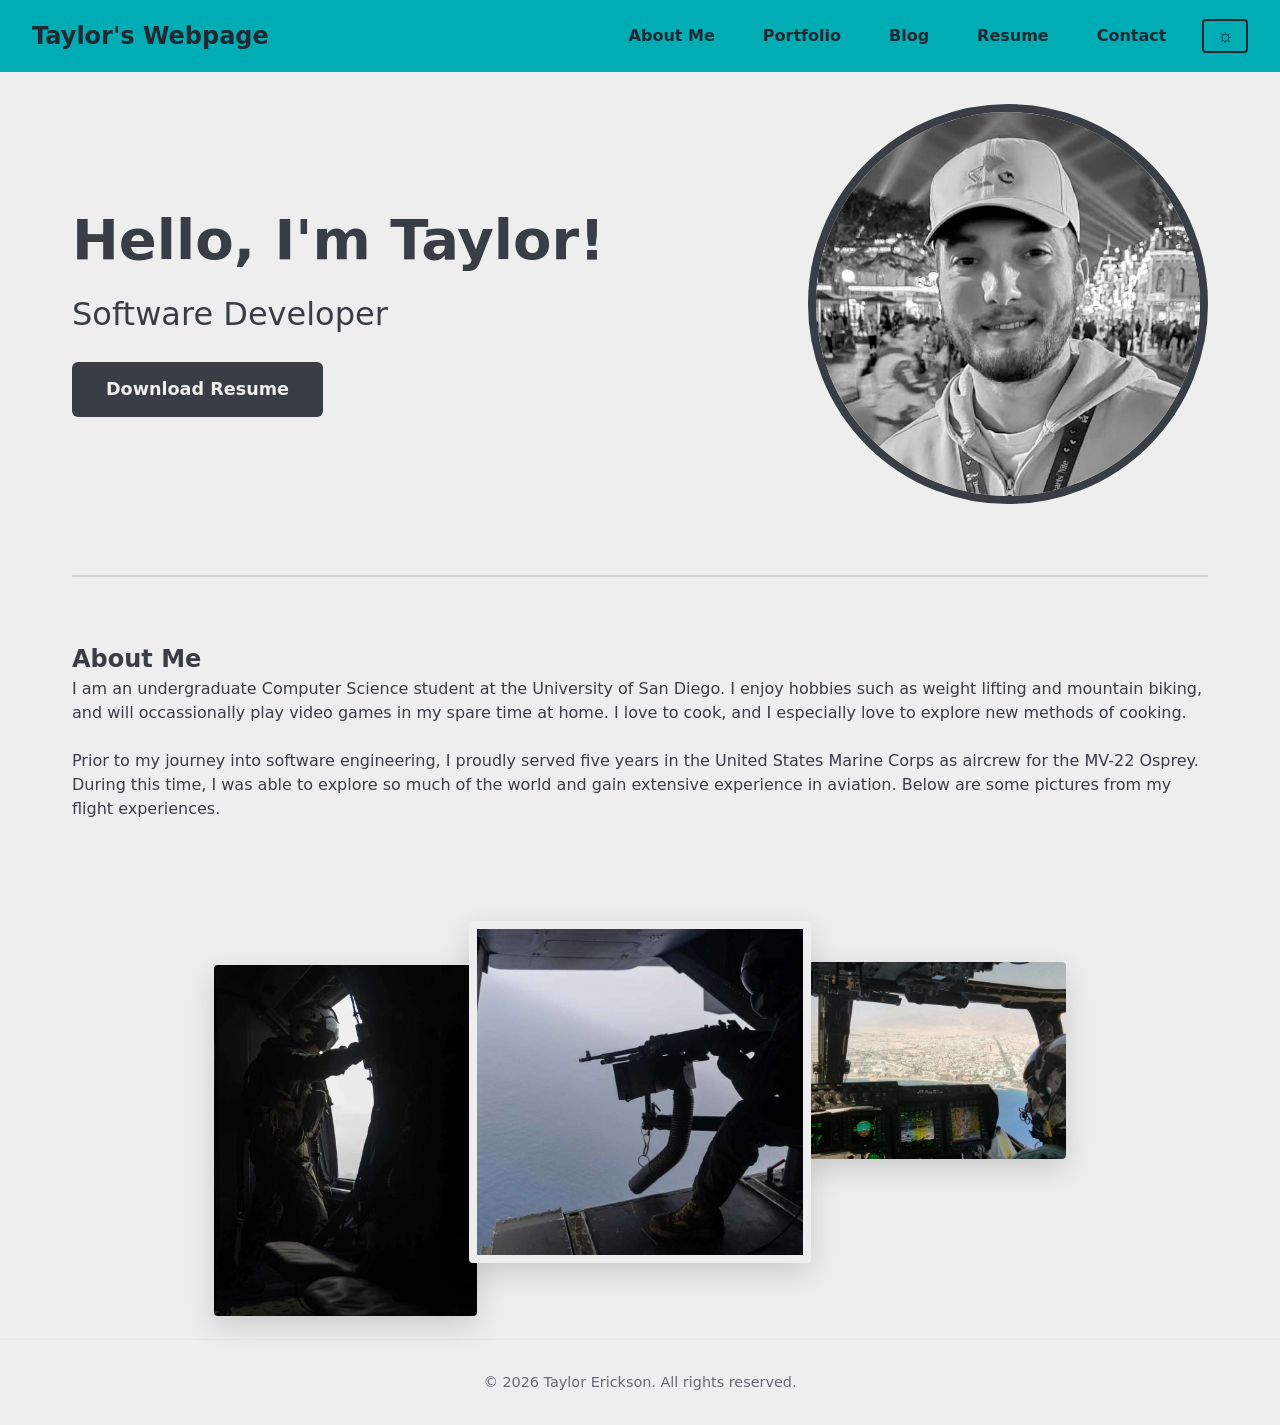
<file: Components/Pages/index.html>
<!DOCTYPE html>
<html lang = "en">
    <head>
        <meta charset = "utf-8"/>
        <meta
            name="description"
            content="This is a personal portfolio page intended for job search purposes"/> 
        <meta 
            name="viewport" 
            content="width=device-width, initial-scale=1.0">    
        <title>Taylor Erickson - Portfolio Website</title>
        <link href="index.css" rel="stylesheet">
        
        <script src="theme-toggle.js" defer></script>

        <script>
            (function () {
                const savedTheme = localStorage.getItem('theme');
                if (savedTheme === 'dark') {
                    document.documentElement.setAttribute('data-theme', 'dark');
                } else if (savedTheme === 'light') {
                    document.documentElement.setAttribute('data-theme', 'light');
                }
            })();
        </script>

    </head>
    <body>    
        <header>
            <h1>Taylor's Webpage</h1>

            <nav>
                <a href="index.html">About Me</a>
                <a href="portfolio.html">Portfolio</a>
                <a href="blog.html">Blog</a>
                <a href="resume.html">Resume</a>
                <a href="contact.html">Contact</a>
                <theme-toggle></theme-toggle>
            </nav>
        </header>
        <main>
            <section class="hero-container">
                <div class="intro">
                    <h2>Hello, I'm Taylor!</h2>
                    <p>Software Developer</p>
                    <nav>
                        <a class="resume-btn" href="../../Lockheed Martin Resume.pdf" download="Taylor_Erickson_Resume.pdf">Download Resume</a>
                    </nav>
                </div>
                
                <picture>
                    <img src="Images/intro_img.jpg" alt="Taylor Erickson smiling in front of a brightly lit amusement park backdrop." class="personal-image">
                </picture>
            </section>

            <section class="about-me-section" id="about">
                <div class="about-text-container">
                    <h2>About Me</h2>
                    <p>
                        I am an undergraduate Computer Science student at the University of San Diego. I enjoy hobbies such
                        as weight lifting and mountain biking, and will occassionally play video games in my spare time at home.
                        I love to cook, and I especially love to explore new methods of cooking.
                    </p>
                   
                    <p>
                        Prior to my journey into software engineering, I proudly served five years in the United States Marine Corps
                        as aircrew for the MV-22 Osprey.  During this time, I was able to explore so much of the world and gain 
                        extensive experience in aviation.  Below are some pictures from my flight experiences.
                    </p>
                </div>

                <div class="military-gallery">
                    <picture class="img-left">
                        <img src="../Images/Main-Left-Image.jpg" alt="Description of first military experience photo.">
                    </picture>
                    <picture class="img-center">
                        <img src="../Images/Main-Center-Image.jpg" alt="Description of center military experience photo.">
                    </picture>
                    <picture class="img-right">
                        <img src="../Images/Main-Right-image.jpg" alt="Description of third military experience photo.">
                    </picture>
                </div>
            </section>
        </main>

        <footer>
            <p>&copy; 2026 Taylor Erickson. All rights reserved.</p>
        </footer>

    </body>
</html>
</file>
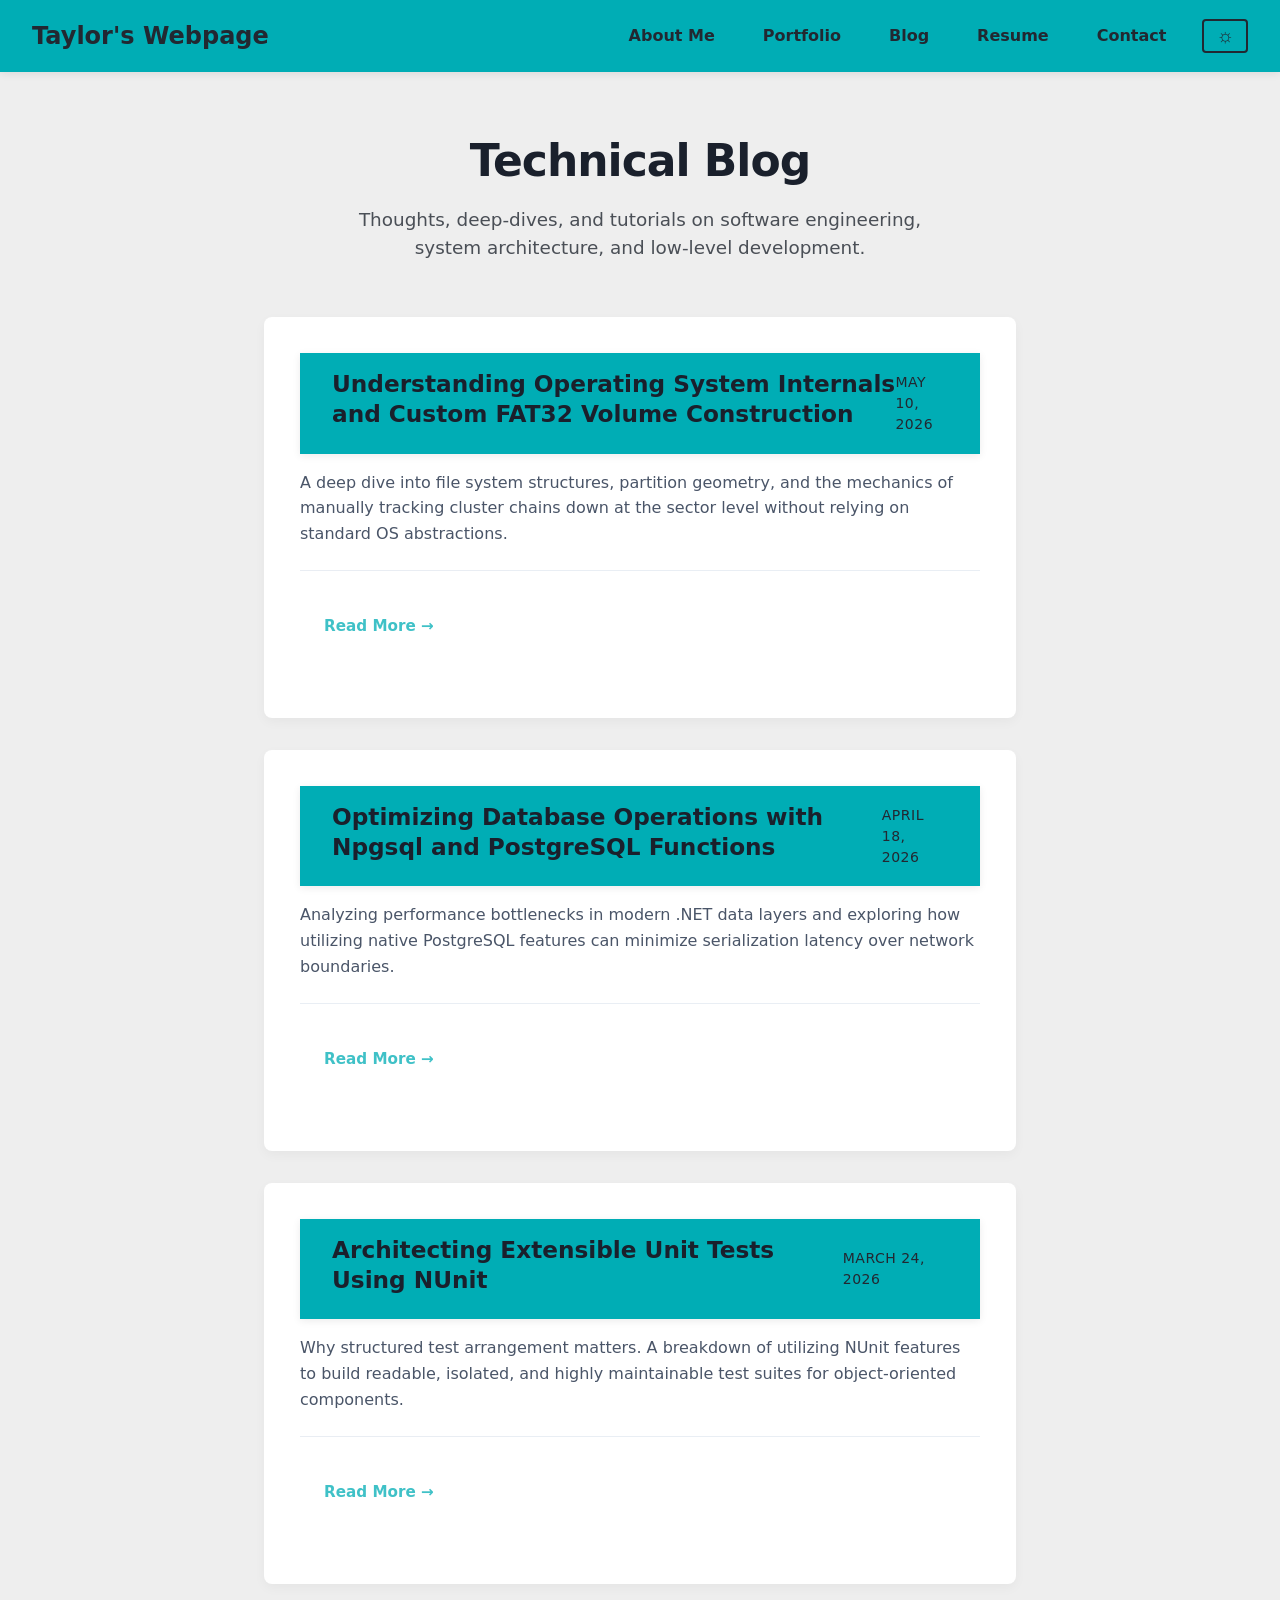
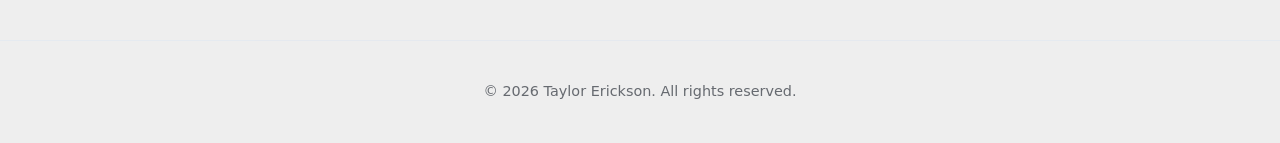
<file: Components/Pages/blog.html>
<!DOCTYPE html>
<html lang="en">
<head>
    <meta charset="UTF-8">
    <meta name="viewport" content="width=device-width, initial-scale=1.0">
    <title>Blog - Taylor Erickson</title>
    <link href="blog.css" rel="stylesheet">
    <script src="theme-toggle.js" defer></script>

     <script>
            (function () {
                const savedTheme = localStorage.getItem('theme');
                if (savedTheme === 'dark') {
                    document.documentElement.setAttribute('data-theme', 'dark');
                } else if (savedTheme === 'light') {
                    document.documentElement.setAttribute('data-theme', 'light');
                }
            })();
    </script>
</head>
<body>    
    <header>
        <h1>Taylor's Webpage</h1>
        <nav>
            <a href="index.html">About Me</a>
            <a href="portfolio.html">Portfolio</a>
            <a href="blog.html">Blog</a>
            <a href="resume.html">Resume</a>
            <a href="contact.html">Contact</a>
            <theme-toggle></theme-toggle>
        </nav>
    </header>

    <main>
        <section class="blog-intro">
            <h1>Technical Blog</h1>
            <p>Thoughts, deep-dives, and tutorials on software engineering, system architecture, and low-level development.</p>
        </section>

        <section class="blog-feed">
            <h2 class="sr-only">Recent Articles</h2>

            <article class="blog-card">
                <header class="post-header">
                    <h2>Understanding Operating System Internals and Custom FAT32 Volume Construction</h2>
                    <time datetime="2026-05-10">May 10, 2026</time>
                </header>
                <p>A deep dive into file system structures, partition geometry, and the mechanics of manually tracking cluster chains down at the sector level without relying on standard OS abstractions.</p>
                <footer class="post-footer">
                    <a href="blog/fat32-internals.html" aria-label="Read full article on FAT32 internals">Read More &rarr;</a>
                </footer>
            </article>

            <article class="blog-card">
                <header class="post-header">
                    <h2>Optimizing Database Operations with Npgsql and PostgreSQL Functions</h2>
                    <time datetime="2026-04-18">April 18, 2026</time>
                </header>
                <p>Analyzing performance bottlenecks in modern .NET data layers and exploring how utilizing native PostgreSQL features can minimize serialization latency over network boundaries.</p>
                <footer class="post-footer">
                    <a href="blog/npgsql-optimization.html" aria-label="Read full article on Npgsql optimization">Read More &rarr;</a>
                </footer>
            </article>

            <article class="blog-card">
                <header class="post-header">
                    <h2>Architecting Extensible Unit Tests Using NUnit</h2>
                    <time datetime="2026-03-24">March 24, 2026</time>
                </header>
                <p>Why structured test arrangement matters. A breakdown of utilizing NUnit features to build readable, isolated, and highly maintainable test suites for object-oriented components.</p>
                <footer class="post-footer">
                    <a href="blog/nunit-architecture.html" aria-label="Read full article on NUnit architecture">Read More &rarr;</a>
                </footer>
            </article>
        </section>
    </main>

    <footer>
        <p>&copy; 2026 Taylor Erickson. All rights reserved.</p>
    </footer>
</body>
</html>
</file>
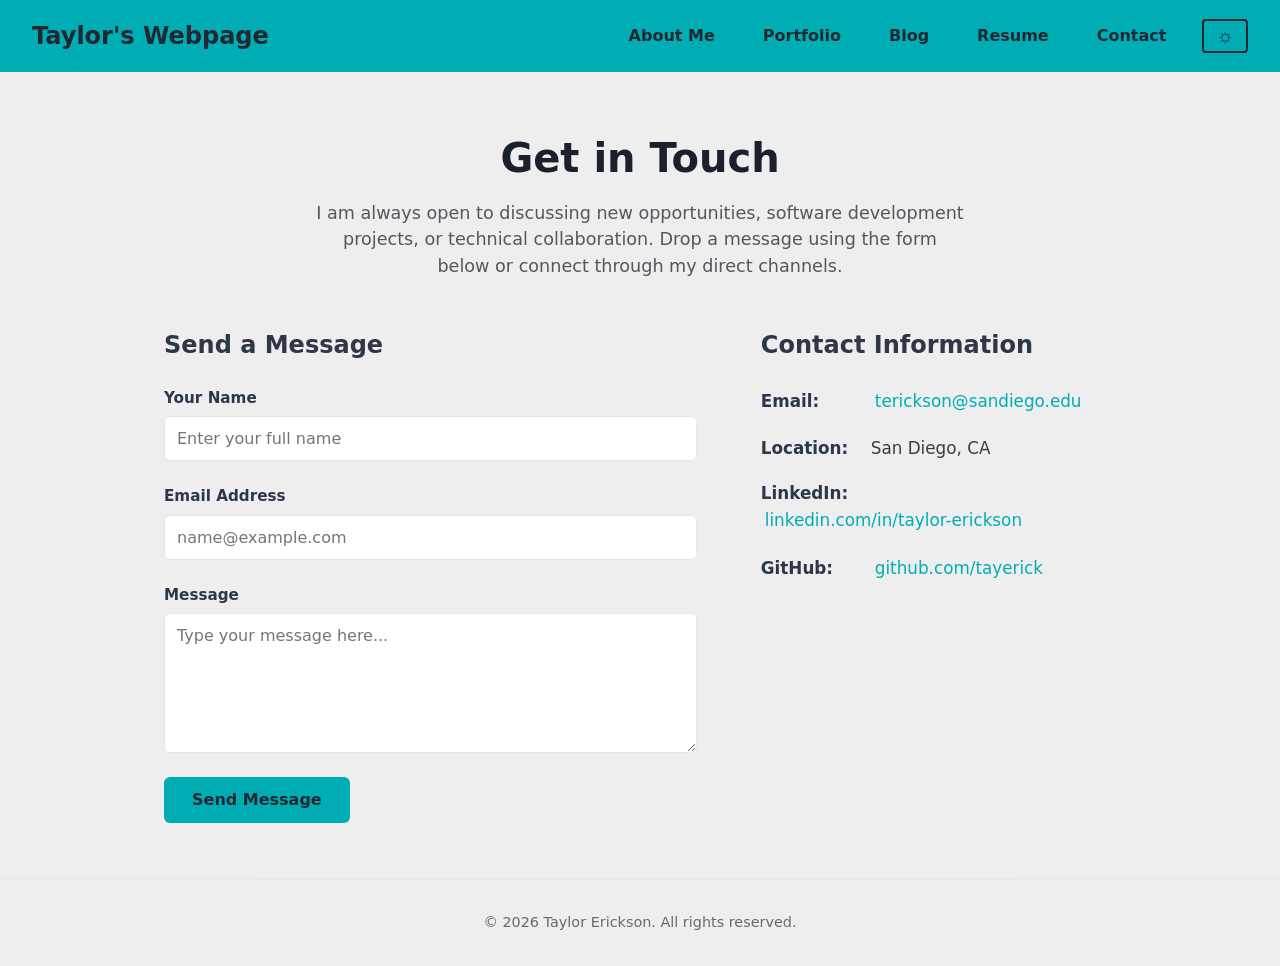
<file: Components/Pages/contact.html>
<!DOCTYPE html>
<html lang="en">
<head>
    <meta charset="UTF-8">
    <meta name="viewport" content="width=device-width, initial-scale=1.0">
    <title>Contact - Taylor Erickson</title>
    <link href="contact.css" rel="stylesheet">
    <script src="theme-toggle.js" defer></script>
    <script>
        (function () {
            const savedTheme = localStorage.getItem('theme');
            if (savedTheme === 'dark') {
                document.documentElement.setAttribute('data-theme', 'dark');
            } else if (savedTheme === 'light') {
                document.documentElement.setAttribute('data-theme', 'light');
            }
        })();
    </script>
</head>
<body>

    <header>
        <h1>Taylor's Webpage</h1>
        <nav>
            <a href="index.html">About Me</a>
            <a href="portfolio.html">Portfolio</a>
            <a href="blog.html">Blog</a>
            <a href="resume.html">Resume</a>
            <a href="contact.html">Contact</a>
            <theme-toggle></theme-toggle>
        </nav>
    </header>

    <main>
        <section class="contact-heading">
            <h1>Get in Touch</h1>
            <p>I am always open to discussing new opportunities, software development projects, or technical collaboration. Drop a message using the form below or connect through my direct channels.</p>
        </section>

        <div class="contact-grid">
            <section class="contact-form-container">
                <h2>Send a Message</h2>
                <form action="https://formspree.io/f/mlgvdwno" method="POST">
                    <label for="user-name">Your Name</label>
                    <input type="text" id="user-name" name="name" required placeholder="Enter your full name">

                    <label for="user-email">Email Address</label>
                    <input type="email" id="user-email" name="email" required placeholder="name@example.com">

                    <label for="user-msg">Message</label>
                    <textarea id="user-msg" name="message" required rows="6" placeholder="Type your message here..."></textarea>

                    <button type="submit">Send Message</button>
                </form>
            </section>

            <section class="contact-methods">
                <h2>Contact Information</h2>
               <address>
                    <ul>
                        <li>
                            <strong>Email:</strong> 
                            <a href="mailto:terickson@sandiego.edu?subject=Project%20Inquiry%20-%20Portfolio">
                                terickson@sandiego.edu
                            </a>
                        </li>
                        <li>
                            <strong>Location:</strong> San Diego, CA
                        </li>
                        <li>
                            <strong>LinkedIn:</strong> 
                            <a href="https://www.linkedin.com/in/taylor-erickson-229a863a9/" target="_blank" rel="noopener noreferrer">
                                linkedin.com/in/taylor-erickson
                            </a>
                        </li>
                        <li>
                            <strong>GitHub:</strong> 
                            <a href="https://github.com/tayerick" target="_blank" rel="noopener noreferrer">
                                github.com/tayerick
                            </a>
                        </li>
                    </ul>
                </address>
            </section>
        </div>
    </main>

    <footer>
        <p>&copy; 2026 Taylor Erickson. All rights reserved.</p>
    </footer>

</body>
</html>
</file>
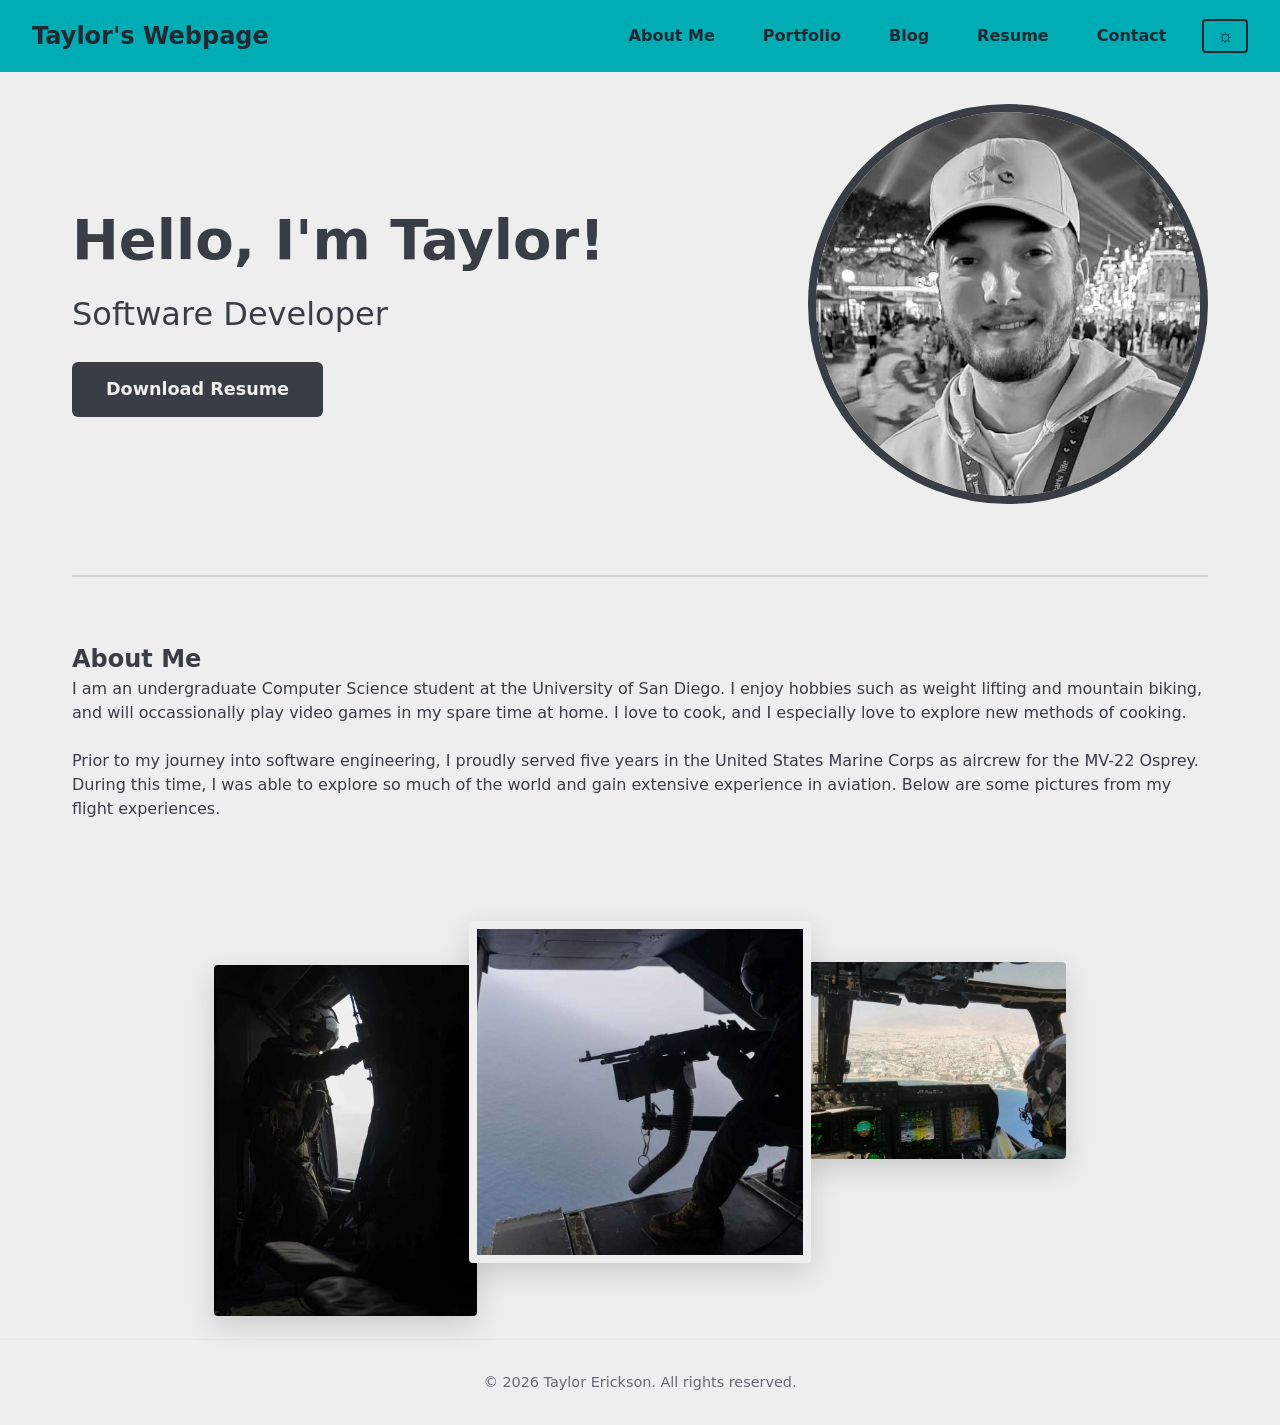
<file: Components/Pages/Main.html>
<!DOCTYPE html>
<html lang = "en">
    <head>
        <meta charset = "utf-8"/>
        <meta
            name="description"
            content="This is a personal portfolio page intended for job search purposes"/> 
        <meta 
            name="viewport" 
            content="width=device-width, initial-scale=1.0">    
        <title>Taylor Erickson - Portfolio Website</title>
        <link href="Main.css" rel="stylesheet">
        
        <script src="theme-toggle.js" defer></script>

        <script>
            (function () {
                const savedTheme = localStorage.getItem('theme');
                if (savedTheme === 'dark') {
                    document.documentElement.setAttribute('data-theme', 'dark');
                } else if (savedTheme === 'light') {
                    document.documentElement.setAttribute('data-theme', 'light');
                }
            })();
        </script>

    </head>
    <body>    
        <header>
            <h1>Taylor's Webpage</h1>

            <nav>
                <a href="Main.html">About Me</a>
                <a href="portfolio.html">Portfolio</a>
                <a href="blog.html">Blog</a>
                <a href="resume.html">Resume</a>
                <a href="contact.html">Contact</a>
                <theme-toggle></theme-toggle>
            </nav>
        </header>
        <main>
            <section class="hero-container">
                <div class="intro">
                    <h2>Hello, I'm Taylor!</h2>
                    <p>Software Developer</p>
                    <nav>
                        <a class="resume-btn" href="../../Lockheed Martin Resume.pdf" download="Taylor_Erickson_Resume.pdf">Download Resume</a>
                    </nav>
                </div>
                
                <picture>
                    <img src="../Images/intro_img.jpg" alt="Taylor Erickson smiling in front of a brightly lit amusement park backdrop." class="personal-image">
                </picture>
            </section>

            <section class="about-me-section" id="about">
                <div class="about-text-container">
                    <h2>About Me</h2>
                    <p>
                        I am an undergraduate Computer Science student at the University of San Diego. I enjoy hobbies such
                        as weight lifting and mountain biking, and will occassionally play video games in my spare time at home.
                        I love to cook, and I especially love to explore new methods of cooking.
                    </p>
                   
                    <p>
                        Prior to my journey into software engineering, I proudly served five years in the United States Marine Corps
                        as aircrew for the MV-22 Osprey.  During this time, I was able to explore so much of the world and gain 
                        extensive experience in aviation.  Below are some pictures from my flight experiences.
                    </p>
                </div>

                <div class="military-gallery">
                    <picture class="img-left">
                        <img src="../Images/Main-Left-Image.jpg" alt="Description of first military experience photo.">
                    </picture>
                    <picture class="img-center">
                        <img src="../Images/Main-Center-Image.jpg" alt="Description of center military experience photo.">
                    </picture>
                    <picture class="img-right">
                        <img src="../Images/Main-Right-image.jpg" alt="Description of third military experience photo.">
                    </picture>
                </div>
            </section>
        </main>

        <footer>
            <p>&copy; 2026 Taylor Erickson. All rights reserved.</p>
        </footer>

    </body>
</html>
</file>
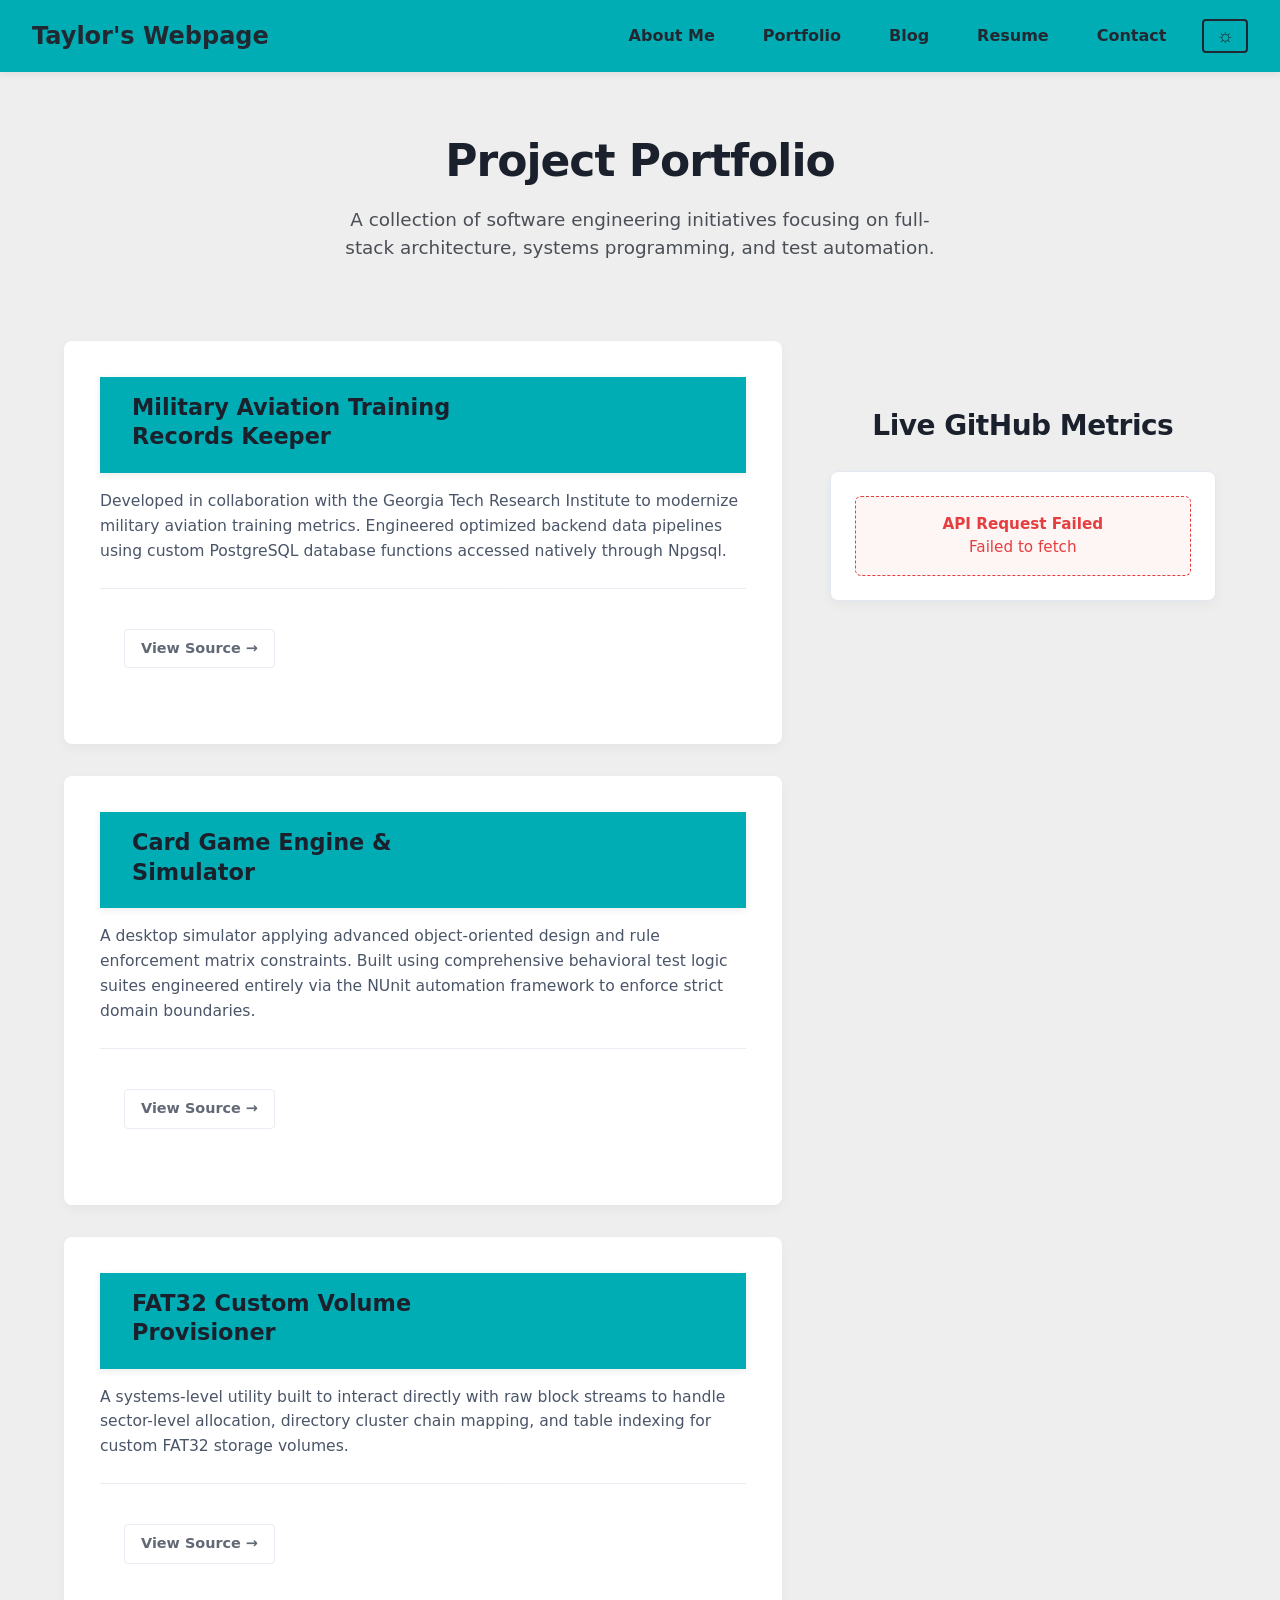
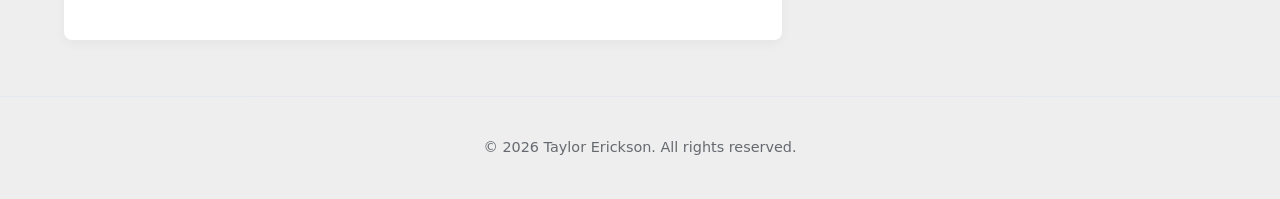
<file: Components/Pages/portfolio.html>
<!DOCTYPE html>
<html lang="en">
<head>
    <meta charset="UTF-8">
    <meta name="viewport" content="width=device-width, initial-scale=1.0">
    <title>Portfolio - Taylor Erickson</title>
    
    <script>
        (function () {
            const savedTheme = localStorage.getItem('theme');
            if (savedTheme === 'dark') document.documentElement.setAttribute('data-theme', 'dark');
            else if (savedTheme === 'light') document.documentElement.setAttribute('data-theme', 'light');
        })();
    </script>

    <link href="portfolio.css" rel="stylesheet">
    <script src="theme-toggle.js" defer></script>
    <script src="github-card.js" defer></script>
</head>
<body>    
    <header>
        <h1>Taylor's Webpage</h1>
        <nav>
            <a href="index.html">About Me</a>
            <a href="portfolio.html">Portfolio</a>
            <a href="blog.html">Blog</a>
            <a href="resume.html">Resume</a>
            <a href="contact.html">Contact</a>
            <theme-toggle></theme-toggle>
        </nav>
    </header>

    <main>
        <section class="portfolio-intro">
            <h1>Project Portfolio</h1>
            <p>A collection of software engineering initiatives focusing on full-stack architecture, systems programming, and test automation.</p>
        </section>

        <section class="portfolio-grid">
            <h2 class="sr-only">Featured Projects</h2>

            <article class="project-card">
                <header class="project-header">
                    <h2>Military Aviation Training Records Keeper</h2>
                    <p class="project-meta">C# &bull; .NET (Blazor) &bull; PostgreSQL &bull; Npgsql</p>
                </header>
                <p class="project-description">
                    Developed in collaboration with the Georgia Tech Research Institute to modernize military aviation training metrics. Engineered optimized backend data pipelines using custom PostgreSQL database functions accessed natively through Npgsql.
                </p>
                <footer class="project-links">
                    <a href="https://github.com/YOUR-USERNAME/records-keeper" target="_blank" rel="noopener noreferrer" aria-label="View Records Keeper project source code on GitHub">View Source &rarr;</a>
                </footer>
            </article>

            <article class="project-card">
                <header class="project-header">
                    <h2>Card Game Engine & Simulator</h2>
                    <p class="project-meta">Java &bull; NUnit Testing Framework</p>
                </header>
                <p class="project-description">
                    A desktop simulator applying advanced object-oriented design and rule enforcement matrix constraints. Built using comprehensive behavioral test logic suites engineered entirely via the NUnit automation framework to enforce strict domain boundaries.
                </p>
                <footer class="project-links">
                    <a href="https://github.com/YOUR-USERNAME/card-simulator" target="_blank" rel="noopener noreferrer" aria-label="View Card Game Simulator source code on GitHub">View Source &rarr;</a>
                </footer>
            </article>

            <article class="project-card">
                <header class="project-header">
                    <h2>FAT32 Custom Volume Provisioner</h2>
                    <p class="project-meta">C &bull; Operating System Internals</p>
                </header>
                <p class="project-description">
                    A systems-level utility built to interact directly with raw block streams to handle sector-level allocation, directory cluster chain mapping, and table indexing for custom FAT32 storage volumes.
                </p>
                <footer class="project-links">
                    <a href="https://github.com/YOUR-USERNAME/fat32-provisioner" target="_blank" rel="noopener noreferrer" aria-label="View FAT32 volume provisioner source code on GitHub">View Source &rarr;</a>
                </footer>
            </article>
        </section>

        <section class="api-demonstration">
            <h2 style="text-align: center; margin-top: 4rem; margin-bottom: 0.5rem; font-size: 1.75rem;">Live GitHub Metrics</h2>
            
            <github-user-card username="tayerick">
                <p style="text-align: center; font-style: italic; margin: 1.5rem 0;">
                    View my live network metrics on <a href="https://github.com/tayerick" target="_blank" rel="noopener noreferrer" style="color: var(--color-header);">GitHub Profile Overview</a>.
                </p>
            </github-user-card>
        </section>
    </main>

    <footer>
        <p>&copy; 2026 Taylor Erickson. All rights reserved.</p>
    </footer>
</body>
</html>
</file>
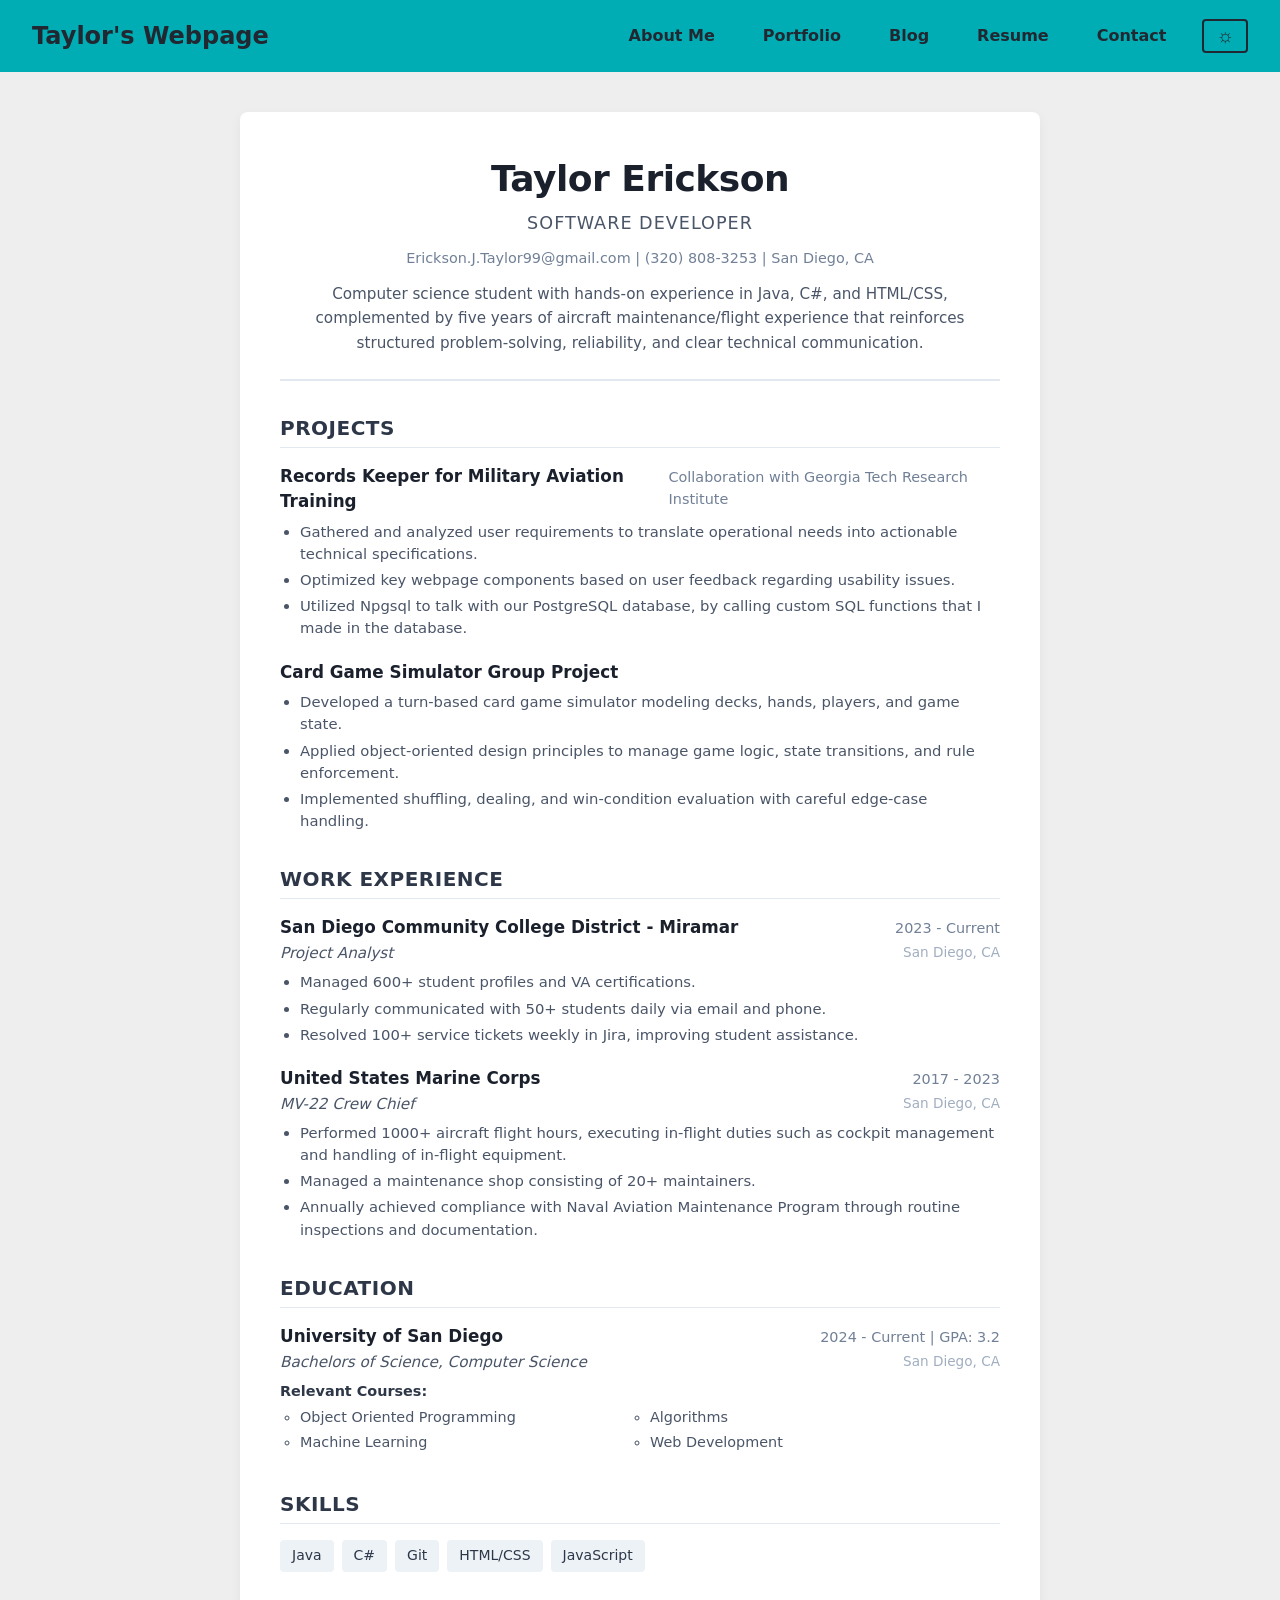
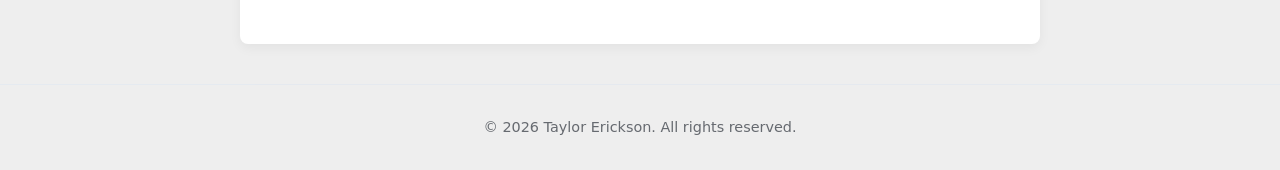
<file: Components/Pages/resume.html>
<!DOCTYPE html>
<html lang="en">
<head>
    <meta charset="UTF-8">
    <meta name="viewport" content="width=device-width, initial-scale=1.0">
    <title>Resume - Taylor Erickson</title> 
    <link href="resume.css" rel="stylesheet">

    <script src="theme-toggle.js" defer></script>

     <script>
            (function () {
                const savedTheme = localStorage.getItem('theme');
                if (savedTheme === 'dark') {
                    document.documentElement.setAttribute('data-theme', 'dark');
                } else if (savedTheme === 'light') {
                    document.documentElement.setAttribute('data-theme', 'light');
                }
            })();
    </script>
</head>
<body>

    <header>
        <h1>Taylor's Webpage</h1>
        <nav>
            <a href="index.html">About Me</a>
            <a href="portfolio.html">Portfolio</a>
            <a href="blog.html">Blog</a>
            <a href="resume.html">Resume</a>
            <a href="contact.html">Contact</a>
            <theme-toggle></theme-toggle>
        </nav>
    </header>

    <main class="resume-container">
        <section class="resume-header">
            <h2 class="candidate-name">Taylor Erickson</h2>
            <p class="candidate-title">Software Developer</p>
            <address class="contact-info">
                <a href="mailto:Erickson.J.Taylor99@gmail.com">Erickson.J.Taylor99@gmail.com</a> |
                <a href="tel:+13208083253">(320) 808-3253</a> |
                <span>San Diego, CA</span>
            </address>
            <p class="summary">
                Computer science student with hands-on experience in Java, C#, and HTML/CSS, 
                complemented by five years of aircraft maintenance/flight experience that reinforces 
                structured problem-solving, reliability, and clear technical communication.
            </p>
        </section>

        <section class="resume-section">
            <h3 class="section-title">Projects</h3>
            
            <article class="resume-item">
                <header class="item-header">
                    <h4 class="item-name">Records Keeper for Military Aviation Training</h4>
                    <small class="item-meta">Collaboration with Georgia Tech Research Institute</small>
                </header>
                <ul class="item-bullets">
                    <li>Gathered and analyzed user requirements to translate operational needs into actionable technical specifications.</li>
                    <li>Optimized key webpage components based on user feedback regarding usability issues.</li>
                    <li>Utilized Npgsql to talk with our PostgreSQL database, by calling custom SQL functions that I made in the database.</li>
                </ul>
            </article>

            <article class="resume-item">
                <header class="item-header">
                    <h4 class="item-name">Card Game Simulator Group Project</h4>
                </header>
                <ul class="item-bullets">
                    <li>Developed a turn-based card game simulator modeling decks, hands, players, and game state.</li>
                    <li>Applied object-oriented design principles to manage game logic, state transitions, and rule enforcement.</li>
                    <li>Implemented shuffling, dealing, and win-condition evaluation with careful edge-case handling.</li>
                </ul>
            </article>
        </section>

        <section class="resume-section">
            <h3 class="section-title">Work Experience</h3>

            <article class="resume-item">
                <header class="item-header">
                    <h4 class="item-name">San Diego Community College District - Miramar</h4>
                    <small class="item-meta">2023 - Current</small>
                </header>
                <p class="item-sub-header">Project Analyst <span class="location">San Diego, CA</span></p>
                <ul class="item-bullets">
                    <li>Managed 600+ student profiles and VA certifications.</li>
                    <li>Regularly communicated with 50+ students daily via email and phone.</li>
                    <li>Resolved 100+ service tickets weekly in Jira, improving student assistance.</li>
                </ul>
            </article>

            <article class="resume-item">
                <header class="item-header">
                    <h4 class="item-name">United States Marine Corps</h4>
                    <small class="item-meta">2017 - 2023</small>
                </header>
                <p class="item-sub-header">MV-22 Crew Chief <span class="location">San Diego, CA</span></p>
                <ul class="item-bullets">
                    <li>Performed 1000+ aircraft flight hours, executing in-flight duties such as cockpit management and handling of in-flight equipment.</li>
                    <li>Managed a maintenance shop consisting of 20+ maintainers.</li>
                    <li>Annually achieved compliance with Naval Aviation Maintenance Program through routine inspections and documentation.</li>
                </ul>
            </article>
        </section>

        <section class="resume-section">
            <h3 class="section-title">Education</h3>
            <article class="resume-item">
                <header class="item-header">
                    <h4 class="item-name">University of San Diego</h4>
                    <small class="item-meta">2024 - Current | GPA: 3.2</small>
                </header>
                <p class="item-sub-header">Bachelors of Science, Computer Science <span class="location">San Diego, CA</span></p>
                
                <section class="courses-section">
                    <h5 class="courses-title">Relevant Courses:</h5>
                    <ul class="courses-list">
                        <li>Object Oriented Programming</li>
                        <li>Algorithms</li>
                        <li>Machine Learning</li>
                        <li>Web Development</li>
                    </ul>
                </section>
            </article>
        </section>

        <section class="resume-section">
            <h3 class="section-title">Skills</h3>
            <ul class="skills-list">
                <li>Java</li>
                <li>C#</li>
                <li>Git</li>
                <li>HTML/CSS</li>
                <li>JavaScript</li>
            </ul>
        </section>
    </main>

    <footer>
        <p>&copy; 2026 Taylor Erickson. All rights reserved.</p>
    </footer>


</body>
</html>
</file>
<file: Components/Pages/index.css>
@import url("root.css");

* {
    margin: 0;
    padding: 0;
    box-sizing: border-box; 
}

body {
    background-color: var(--color-bg);
    color: var(--color-txt);
    font-family: system-ui, -apple-system, sans-serif; 
    line-height: 1.5; 
    transition: background-color 0.3s ease, color 0.3s ease;
}

header {
    position: sticky;
    top: 0;
    z-index: 100;
    display: flex;
    justify-content: space-between; 
    align-items: center;
    background-color: var(--color-header);
    color: var(--color-txt-header);
    padding: 1rem 2rem;
}

header h1 {
    font-size: 1.5rem;
}

header nav {
    display: flex;
    align-items: center; 
    gap: 1.5rem; 
}

header nav a {
    color: var(--color-txt-header);
    text-decoration: none;
    font-weight: 600;
    font-size: 1rem;
    padding: 0.5rem 0.75rem;
    border-radius: 4px;
    transition: background-color 0.2s ease;
}

header nav a:hover, header nav a:focus {
    background-color: rgba(34, 40, 49, 0.1); 
    outline: 2px solid var(--color-txt-header);
}

.theme-indicator {
    display: inline-flex;
    align-items: center;
    justify-content: center;
    padding: 0.5rem;
    font-size: 1.3rem;
    font-weight: bold;
    margin-left: 0.5rem; 
}

.theme-indicator::before {
    content: var(--theme-symbol);
    color: var(--theme-symbol-color);
    transition: color 0.3s ease; 
}

main {
    display: block; 
    max-width: 1200px;             
    margin: 0 auto;                
    padding: 2rem; 
}

.hero-container {
    display: flex;                 
    align-items: center;           
    justify-content: space-between; 
    flex-wrap: wrap; 
    gap: 2rem;   
    padding-bottom: 4rem;               
}

.intro {
    flex: 1;
    min-width: 300px; 
}

.intro h2 {
    font-size: clamp(2rem, 4vw + 1rem, 3.5rem); 
    font-weight: 700;
    color: var(--color-txt);
    margin-bottom: 0.5rem;
}

.intro p {
    font-size: clamp(1.25rem, 2vw + 1rem, 2rem);
    font-weight: 500;
    margin-bottom: 1.5rem;
}

picture {
    flex-shrink: 0;             
}

.personal-image {
    width: 400px;                  
    height: 400px;                  
    border-radius: 50%;             
    border: .5rem solid var(--color-txt);    
    object-fit: cover;            
}

.intro nav {
    display: flex;
    gap: 1rem; 
}

.intro nav a {
    display: inline-flex;
    align-items: center;
    justify-content: center;
    text-align: center;
    text-decoration: none;
    padding: 0.75rem 2rem;
    min-height: 3rem; 
    border-radius: 6px; 
    font-size: 1.1rem; 
    font-weight: 600;
    background-color: var(--color-txt);
    color: var(--color-bg);
    border: 2px solid transparent;
    transition: all 0.2s ease;
}

.intro nav a:hover, .intro nav a:focus {
    background-color: var(--color-bg);
    color: var(--color-header);
    border-color: var(--color-header);
    outline: none;
}


.about-me-section {
    display: flex;
    flex-direction: column;
    gap: 4rem;
    padding-top: 4rem;
    border-top: 2px solid rgba(57, 62, 70, 0.15);
}

.about-text-container p {
    margin-bottom: 1.5rem; 
}

.about-text-container p:last-child {
    margin-bottom: 0;
}

.military-gallery {
    display: grid;
    grid-template-columns: 1fr 1.3fr 1fr; 
    align-items: center;
    gap: 1rem;
    max-width: 900px;
    margin: 2rem auto;
    position: relative;
}

.military-gallery picture img {
    width: 100%;
    height: auto;
    object-fit: cover;
    box-shadow: 0 10px 30px rgba(0, 0, 0, 0.15); 
    border-radius: 4px; 
    transition: transform 0.3s ease, z-index 0.3s ease;
}

.military-gallery picture img:hover {
    transform: scale(1.03);
    z-index: 10; 
}

.img-left {
    transform: translateY(3rem) translateX(1.5rem);
    z-index: 1;
}
.img-left img {
    aspect-ratio: 3 / 4; 
}

.img-center {
    z-index: 3; 
}
.img-center img {
    aspect-ratio: 1 / 1; 
    border: 0.5rem solid var(--color-bg); 
}

.img-right {
    transform: translateY(-2rem) translateX(-1.5rem);
    z-index: 2;
}
.img-right img {
    aspect-ratio: 4 / 3; 
}

@media (max-width: 768px) {
    .military-gallery {
        grid-template-columns: 1fr; 
        gap: 2rem;
    }
    
    .img-left, .img-center, .img-right {
        transform: none;
    }
    .img-center img {
        border: none;
    }
}

footer {
    text-align: center;
    padding: 2rem 1.5rem;
    margin-top: auto;
    font-size: 0.9rem;
    opacity: 0.75;
    border-top: 1px solid var(--color-border-resume, rgba(0, 0, 0, 0.05));
}
</file>
<file: Components/Pages/blog.css>
@import url("root.css");

* {
    margin: 0;
    padding: 0;
    box-sizing: border-box; 
}

body {
    background-color: var(--color-bg);
    color: var(--color-txt);
    font-family: system-ui, -apple-system, sans-serif; 
    line-height: 1.5; 
    transition: background-color 0.3s ease, color 0.3s ease;
}

header {
    position: sticky;
    top: 0;
    z-index: 10; 
    display: flex;
    justify-content: space-between; 
    align-items: center;
    background-color: var(--color-header);
    color: var(--color-txt-header);
    padding: 1rem 2rem;
    box-shadow: 0 2px 8px rgba(0, 0, 0, 0.08);
}

header h1 {
    font-size: 1.5rem;
}

header nav {
    display: flex;
    align-items: center; 
    gap: 1.5rem; 
}

header nav a {
    color: var(--color-txt-header);
    text-decoration: none;
    font-weight: 600;
    font-size: 1rem;
    padding: 0.5rem 0.75rem;
    border-radius: 4px;
    transition: background-color 0.2s ease;
}

header nav a:hover, header nav a:focus {
    background-color: rgba(34, 40, 49, 0.1); 
    outline: 2px solid var(--color-txt-header);
}

.theme-indicator {
    display: inline-flex;
    align-items: center;
    justify-content: center;
    padding: 0.5rem;
    font-size: 1.3rem;
    font-weight: bold;
    margin-left: 0.5rem; 
}

.theme-indicator::before {
    content: var(--theme-symbol);
    color: var(--theme-symbol-color);
    transition: color 0.3s ease; 
}

main {
    flex: 1;
    width: 100%;
    max-width: 800px;
    margin: 3.5rem auto;
    padding: 0 1.5rem;
    
    position: relative;
    z-index: 1; 
}

.blog-intro {
    text-align: center;
    margin-bottom: 3.5rem;
}

.blog-intro h1 {
    font-size: 2.75rem;
    font-weight: 800;
    letter-spacing: -1px;
    margin-bottom: 0.75rem;
    color: var(--color-title-resume, inherit);
}

.blog-intro p {
    font-size: 1.15rem;
    max-width: 600px;
    margin: 0 auto;
    opacity: 0.9;
}

.blog-feed {
    display: flex;
    flex-direction: column;
    gap: 2rem;
}

.blog-card {
    background-color: var(--color-bg-resume, #ffffff);
    color: var(--color-txt-resume, #2d3748);
    padding: 2.25rem;
    border-radius: 8px;
    box-shadow: 0 4px 12px rgba(0, 0, 0, 0.04);
    transition: background-color 0.3s ease, color 0.3s ease, transform 0.2s ease, box-shadow 0.2s ease;
}

.blog-card:hover {
    transform: translateY(-2px);
    box-shadow: 0 6px 20px rgba(0, 0, 0, 0.07);
}

.post-header {
    margin-bottom: 1rem;
}

.post-header h2 {
    font-size: 1.45rem;
    font-weight: 700;
    line-height: 1.3;
    margin-bottom: 0.5rem;
    color: var(--color-title-resume, #1a202c);
}

time {
    font-size: 0.875rem;
    font-weight: 500;
    text-transform: uppercase;
    letter-spacing: 0.5px;
    color: var(#ffffff);
}


.blog-card p {
    font-size: 1rem;
    line-height: 1.6;
    margin-bottom: 1.5rem;
    color: var(--color-subtitle-resume, #4a5568);
}


.post-footer {
    display: flex;
    justify-content: flex-start;
}

.post-footer a {
    color: var(--color-header, #00adb5);
    text-decoration: none;
    font-weight: 600;
    font-size: 0.95rem;
    transition: color 0.2s ease;
    padding: 0.25rem 0;
}

.post-footer a:hover {
    text-decoration: underline;
    color: var(--color-txt-header);
}

.post-footer a:focus-visible {
    outline: 2px solid var(--color-header);
    outline-offset: 4px;
    border-radius: 2px;
}

.sr-only {
    position: absolute;
    width: 1px;
    height: 1px;
    padding: 0;
    margin: -1px;
    overflow: hidden;
    clip: rect(0, 0, 0, 0);
    white-space: nowrap;
    border: 0;
}


footer {
    text-align: center;
    padding: 2.5rem 1.5rem;
    margin-top: auto;
    font-size: 0.9rem;
    opacity: 0.75;
    border-top: 1px solid var(--color-border-resume, rgba(0, 0, 0, 0.05));
}


@media (max-width: 640px) {
    header {
        flex-direction: column;
        gap: 1rem;
        padding: 1.25rem 1rem;
    }

    header nav {
        flex-wrap: wrap;
        justify-content: center;
        gap: 0.5rem 0.75rem;
    }

    main {
        margin: 2rem auto;
    }

    .blog-intro {
        margin-bottom: 2rem;
        text-align: left;
    }

    .blog-intro h1 {
        font-size: 2.25rem;
    }

    .blog-card {
        padding: 1.5rem;
    }

    .post-header h2 {
        font-size: 1.25rem;
    }
}
</file>
<file: Components/Pages/contact.css>
@import url("root.css");

* {
    margin: 0;
    padding: 0;
    box-sizing: border-box; 
}

body {
    background-color: var(--color-bg);
    color: var(--color-txt);
    font-family: system-ui, -apple-system, sans-serif; 
    line-height: 1.5; 
    transition: background-color 0.3s ease, color 0.3s ease;
}

header {
    position: sticky;
    top: 0;
    z-index: 100;
    display: flex;
    justify-content: space-between; 
    align-items: center;
    background-color: var(--color-header);
    color: var(--color-txt-header);
    padding: 1rem 2rem;
}

header h1 {
    font-size: 1.5rem;
}

header nav {
    display: flex;
    align-items: center; 
    gap: 1.5rem; 
}

header nav a {
    color: var(--color-txt-header);
    text-decoration: none;
    font-weight: 600;
    font-size: 1rem;
    padding: 0.5rem 0.75rem;
    border-radius: 4px;
    transition: background-color 0.2s ease;
}

header nav a:hover, header nav a:focus {
    background-color: rgba(34, 40, 49, 0.1); 
    outline: 2px solid var(--color-txt-header);
}

.theme-indicator {
    display: inline-flex;
    align-items: center;
    justify-content: center;
    padding: 0.5rem;
    font-size: 1.3rem;
    font-weight: bold;
    margin-left: 0.5rem; 
}

.theme-indicator::before {
    content: var(--theme-symbol);
    color: var(--theme-symbol-color);
    transition: color 0.3s ease; 
}

main {
    flex: 1;
    width: 100%;
    max-width: 1000px;
    margin: 3.5rem auto;
    padding: 0 1.5rem;
}

.contact-heading {
    text-align: center;
    margin-bottom: 3rem;
}

.contact-heading h1 {
    font-size: 2.5rem;
    margin-bottom: 0.75rem;
    color: var(--color-title-resume, inherit);
}

.contact-heading p {
    font-size: 1.1rem;
    max-width: 650px;
    margin: 0 auto;
    opacity: 0.85;
}

.contact-grid {
    display: grid;
    grid-template-columns: 1.2fr 0.8fr;
    gap: 4rem;
    align-items: start;
}

.contact-form-container h2,
.contact-methods h2 {
    font-size: 1.5rem;
    margin-bottom: 1.5rem;
    color: var(--color-section-title-resume, inherit);
}

form {
    display: flex;
    flex-direction: column;
}

form label {
    font-size: 0.95rem;
    font-weight: 600;
    margin-bottom: 0.4rem;
    color: var(--color-section-title-resume, inherit);
}

form input,
form textarea {
    font-family: inherit;
    font-size: 1rem;
    padding: 0.75rem;
    margin-bottom: 1.5rem;
    border: 1px solid var(--color-border-resume, #e2e8f0);
    border-radius: 6px;
    background-color: var(--color-bg-resume, #ffffff);
    color: var(--color-txt-resume, #2d3748);
    transition: border-color 0.2s ease;
}

form input:focus,
form textarea:focus {
    outline: none;
    border-color: var(--color-header);
}

form button {
    font-family: inherit;
    font-size: 1rem;
    font-weight: 600;
    background-color: var(--color-header);
    color: var(--color-txt-header);
    border: none;
    padding: 0.85rem 1.75rem;
    border-radius: 6px;
    cursor: pointer;
    align-self: flex-start;
    transition: opacity 0.2s ease;
}

form button:hover {
    opacity: 0.9;
}

form button:focus-visible {
    outline: 3px solid var(--color-header);
    outline-offset: 2px;
}

address {
    font-style: normal;
}

address ul {
    list-style: none;
    display: flex;
    flex-direction: column;
    gap: 1.25rem;
}

address li {
    display: flex;
    flex-wrap: wrap;
    align-items: baseline;
    font-size: 1.05rem;
}

address strong {
    width: 110px;
    font-weight: 600;
    color: var(--color-section-title-resume, #2d3748);
}

address a {
    color: var(--color-header, #00adb5); 
    text-decoration: none;
    font-weight: 500;
    border-radius: 2px;
    transition: color 0.2s ease;
    padding: 0.1rem 0.25rem;
}

address a:hover {
    text-decoration: underline;
}

address a:focus-visible {
    outline: 2px solid var(--color-header);
    outline-offset: 3px;
}

footer {
    text-align: center;
    padding: 2rem 1.5rem;
    margin-top: auto;
    font-size: 0.9rem;
    opacity: 0.75;
    border-top: 1px solid var(--color-border-resume, rgba(0, 0, 0, 0.05));
}

@media (max-width: 768px) {
    main {
        margin: 2rem auto;
    }
    
    .contact-grid {
        grid-template-columns: 1fr;
        gap: 3rem;
    }
    
    .contact-heading h1 {
        font-size: 2rem;
    }
}
</file>
<file: Components/Pages/Main.css>
@import url("root.css");

* {
    margin: 0;
    padding: 0;
    box-sizing: border-box; 
}

body {
    background-color: var(--color-bg);
    color: var(--color-txt);
    font-family: system-ui, -apple-system, sans-serif; 
    line-height: 1.5; 
    transition: background-color 0.3s ease, color 0.3s ease;
}

header {
    position: sticky;
    top: 0;
    z-index: 100;
    display: flex;
    justify-content: space-between; 
    align-items: center;
    background-color: var(--color-header);
    color: var(--color-txt-header);
    padding: 1rem 2rem;
}

header h1 {
    font-size: 1.5rem;
}

header nav {
    display: flex;
    align-items: center; 
    gap: 1.5rem; 
}

header nav a {
    color: var(--color-txt-header);
    text-decoration: none;
    font-weight: 600;
    font-size: 1rem;
    padding: 0.5rem 0.75rem;
    border-radius: 4px;
    transition: background-color 0.2s ease;
}

header nav a:hover, header nav a:focus {
    background-color: rgba(34, 40, 49, 0.1); 
    outline: 2px solid var(--color-txt-header);
}

.theme-indicator {
    display: inline-flex;
    align-items: center;
    justify-content: center;
    padding: 0.5rem;
    font-size: 1.3rem;
    font-weight: bold;
    margin-left: 0.5rem; 
}

.theme-indicator::before {
    content: var(--theme-symbol);
    color: var(--theme-symbol-color);
    transition: color 0.3s ease; 
}

main {
    display: block; 
    max-width: 1200px;             
    margin: 0 auto;                
    padding: 2rem; 
}

.hero-container {
    display: flex;                 
    align-items: center;           
    justify-content: space-between; 
    flex-wrap: wrap; 
    gap: 2rem;   
    padding-bottom: 4rem;               
}

.intro {
    flex: 1;
    min-width: 300px; 
}

.intro h2 {
    font-size: clamp(2rem, 4vw + 1rem, 3.5rem); 
    font-weight: 700;
    color: var(--color-txt);
    margin-bottom: 0.5rem;
}

.intro p {
    font-size: clamp(1.25rem, 2vw + 1rem, 2rem);
    font-weight: 500;
    margin-bottom: 1.5rem;
}

picture {
    flex-shrink: 0;             
}

.personal-image {
    width: 400px;                  
    height: 400px;                  
    border-radius: 50%;             
    border: .5rem solid var(--color-txt);    
    object-fit: cover;            
}

.intro nav {
    display: flex;
    gap: 1rem; 
}

.intro nav a {
    display: inline-flex;
    align-items: center;
    justify-content: center;
    text-align: center;
    text-decoration: none;
    padding: 0.75rem 2rem;
    min-height: 3rem; 
    border-radius: 6px; 
    font-size: 1.1rem; 
    font-weight: 600;
    background-color: var(--color-txt);
    color: var(--color-bg);
    border: 2px solid transparent;
    transition: all 0.2s ease;
}

.intro nav a:hover, .intro nav a:focus {
    background-color: var(--color-bg);
    color: var(--color-header);
    border-color: var(--color-header);
    outline: none;
}


.about-me-section {
    display: flex;
    flex-direction: column;
    gap: 4rem;
    padding-top: 4rem;
    border-top: 2px solid rgba(57, 62, 70, 0.15);
}

.about-text-container p {
    margin-bottom: 1.5rem; 
}

.about-text-container p:last-child {
    margin-bottom: 0;
}

.military-gallery {
    display: grid;
    grid-template-columns: 1fr 1.3fr 1fr; 
    align-items: center;
    gap: 1rem;
    max-width: 900px;
    margin: 2rem auto;
    position: relative;
}

.military-gallery picture img {
    width: 100%;
    height: auto;
    object-fit: cover;
    box-shadow: 0 10px 30px rgba(0, 0, 0, 0.15); 
    border-radius: 4px; 
    transition: transform 0.3s ease, z-index 0.3s ease;
}

.military-gallery picture img:hover {
    transform: scale(1.03);
    z-index: 10; 
}

.img-left {
    transform: translateY(3rem) translateX(1.5rem);
    z-index: 1;
}
.img-left img {
    aspect-ratio: 3 / 4; 
}

.img-center {
    z-index: 3; 
}
.img-center img {
    aspect-ratio: 1 / 1; 
    border: 0.5rem solid var(--color-bg); 
}

.img-right {
    transform: translateY(-2rem) translateX(-1.5rem);
    z-index: 2;
}
.img-right img {
    aspect-ratio: 4 / 3; 
}

@media (max-width: 768px) {
    .military-gallery {
        grid-template-columns: 1fr; 
        gap: 2rem;
    }
    
    .img-left, .img-center, .img-right {
        transform: none;
    }
    .img-center img {
        border: none;
    }
}

footer {
    text-align: center;
    padding: 2rem 1.5rem;
    margin-top: auto;
    font-size: 0.9rem;
    opacity: 0.75;
    border-top: 1px solid var(--color-border-resume, rgba(0, 0, 0, 0.05));
}
</file>
<file: Components/Pages/portfolio.css>
@import url("root.css");

* {
    margin: 0;
    padding: 0;
    box-sizing: border-box; 
}

body {
    background-color: var(--color-bg);
    color: var(--color-txt);
    font-family: system-ui, -apple-system, sans-serif; 
    line-height: 1.5; 
    transition: background-color 0.3s ease, color 0.3s ease;
}

header {
    position: sticky;
    top: 0;
    z-index: 10; 
    display: flex;
    justify-content: space-between; 
    align-items: center;
    background-color: var(--color-header);
    color: var(--color-txt-header);
    padding: 1rem 2rem;
    box-shadow: 0 2px 8px rgba(0, 0, 0, 0.08);
}

header h1 {
    font-size: 1.5rem;
}

header nav {
    display: flex;
    align-items: center; 
    gap: 1.5rem; 
}

header nav a {
    color: var(--color-txt-header);
    text-decoration: none;
    font-weight: 600;
    font-size: 1rem;
    padding: 0.5rem 0.75rem;
    border-radius: 4px;
    transition: background-color 0.2s ease;
}

header nav a:hover, header nav a:focus {
    background-color: rgba(34, 40, 49, 0.1); 
    outline: 2px solid var(--color-txt-header);
}

main {
    flex: 1;
    width: 100%;
    max-width: 1200px;
    margin: 3.5rem auto;
    padding: 0 1.5rem;
    
    position: relative;
    z-index: 1; 
}

.portfolio-intro {
    text-align: center;
    margin-bottom: 3.5rem;
}

.portfolio-intro h1 {
    font-size: 2.75rem;
    font-weight: 800;
    letter-spacing: -1px;
    margin-bottom: 0.75rem;
    color: var(--color-title-resume, inherit);
}

.portfolio-intro p {
    font-size: 1.15rem;
    max-width: 620px;
    margin: 0 auto;
    opacity: 0.9;
}

.portfolio-grid {
    display: grid;
    grid-template-columns: repeat(2, 1fr);
    gap: 2rem;
}

.project-card {
    background-color: var(--color-bg-resume, #ffffff);
    color: var(--color-txt-resume, #2d3748);
    padding: 2.25rem;
    border-radius: 8px;
    box-shadow: 0 4px 12px rgba(0, 0, 0, 0.04);
    display: flex;
    flex-direction: column;
    justify-content: space-between;
    transition: background-color 0.3s ease, color 0.3s ease, transform 0.2s ease, box-shadow 0.2s ease;
}

.project-card:hover {
    transform: translateY(-2px);
    box-shadow: 0 6px 20px rgba(0, 0, 0, 0.07);
}

.project-header {
    margin-bottom: 1rem;
}

.project-header h2 {
    font-size: 1.4rem;
    font-weight: 700;
    line-height: 1.3;
    margin-bottom: 0.35rem;
    color: var(--color-title-resume, #1a202c);
}

.project-meta {
    font-size: 0.85rem;
    font-weight: 600;
    text-transform: uppercase;
    letter-spacing: 0.5px;
    color: var(--color-header, #00adb5);
}

.project-description {
    font-size: 0.975rem;
    line-height: 1.6;
    margin-bottom: 1.5rem;
    color: var(--color-subtitle-resume, #4a5568);
    flex-grow: 1;
}

.project-links {
    display: flex;
    justify-content: flex-start;
}

.project-links a {
    color: var(--color-txt-resume, #2d3748);
    text-decoration: none;
    font-weight: 600;
    font-size: 0.9rem;
    border: 1px solid var(--color-border-resume, #e2e8f0);
    padding: 0.5rem 1rem;
    border-radius: 4px;
    transition: background-color 0.2s ease, color 0.2s ease, border-color 0.2s ease;
}

.project-links a:hover {
    background-color: var(--color-header, #00adb5);
    color: var(--color-txt-header, #222831);
    border-color: var(--color-header, #00adb5);
}

.project-links a:focus-visible {
    outline: 2px solid var(--color-header);
    outline-offset: 3px;
}

.api-demonstration h2 {
    font-size: 1.75rem;
    font-weight: 800;
    letter-spacing: -0.5px;
    text-align: center;
    margin-bottom: 1.5rem;
    color: var(--color-title-resume, inherit);
}

.sr-only {
    position: absolute;
    width: 1px;
    height: 1px;
    padding: 0;
    margin: -1px;
    overflow: hidden;
    clip: rect(0, 0, 0, 0);
    white-space: nowrap;
    border: 0;
}

footer {
    text-align: center;
    padding: 2.5rem 1.5rem;
    margin-top: auto;
    font-size: 0.9rem;
    opacity: 0.75;
    border-top: 1px solid var(--color-border-resume, rgba(0, 0, 0, 0.05));
}

@media (min-width: 1024px) {
    main {
        display: grid;
        grid-template-columns: 1.3fr 0.7fr;
        gap: 3rem;
        align-items: start;
    }

    .portfolio-intro {
        grid-column: 1 / -1; 
        margin-bottom: 2rem;
    }

    .portfolio-grid {
        grid-template-columns: 1fr; 
    }

    .api-demonstration {
        position: sticky;
        top: 6rem;
    }
}

@media (max-width: 1023px) {
    .api-demonstration {
        margin-top: 5rem;
        padding-top: 3rem;
        border-top: 1px solid var(--color-border-resume, rgba(0, 0, 0, 0.1));
    }
}

@media (min-width: 768px) and (max-width: 1023px) {
    .portfolio-grid {
        grid-template-columns: repeat(2, 1fr);
    }
}

@media (max-width: 640px) {
    header {
        flex-direction: column;
        gap: 1rem;
        padding: 1.25rem 1rem;
    }

    header nav {
        flex-wrap: wrap;
        justify-content: center;
        gap: 0.5rem 0.75rem;
    }

    main {
        margin: 2rem auto;
    }

    .portfolio-intro {
        margin-bottom: 2rem;
        text-align: left;
    }

    .portfolio-intro h1 {
        font-size: 2.25rem;
    }

    .portfolio-grid {
        grid-template-columns: 1fr;
    }

    .project-card {
        padding: 1.5rem;
    }
}
</file>
<file: Components/Pages/resume.css>
@import url("root.css");

* {
    margin: 0;
    padding: 0;
    box-sizing: border-box; 
}

body {
    background-color: var(--color-bg);
    color: var(--color-txt);
    font-family: system-ui, -apple-system, sans-serif; 
    line-height: 1.5; 
    transition: background-color 0.3s ease, color 0.3s ease;
}

header {
    position: sticky;
    top: 0;
    z-index: 100;
    display: flex;
    justify-content: space-between; 
    align-items: center;
    background-color: var(--color-header);
    color: var(--color-txt-header);
    padding: 1rem 2rem;
}

header h1 {
    font-size: 1.5rem;
}

header nav {
    display: flex;
    align-items: center; 
    gap: 1.5rem; 
}

header nav a {
    color: var(--color-txt-header);
    text-decoration: none;
    font-weight: 600;
    font-size: 1rem;
    padding: 0.5rem 0.75rem;
    border-radius: 4px;
    transition: background-color 0.2s ease;
}

header nav a:hover, header nav a:focus {
    background-color: rgba(34, 40, 49, 0.1); 
    outline: 2px solid var(--color-txt-header);
}

.theme-indicator {
    display: inline-flex;
    align-items: center;
    justify-content: center;
    padding: 0.5rem;
    font-size: 1.3rem;
    font-weight: bold;
    margin-left: 0.5rem; 
}

.theme-indicator::before {
    content: var(--theme-symbol);
    color: var(--theme-symbol-color);
    transition: color 0.3s ease; 
}


.resume-container {
    max-width: 800px;
    margin: 2.5rem auto;
    padding: 2.5rem;
    border-radius: 8px;
    box-shadow: 0 4px 12px rgba(0, 0, 0, 0.05);
    
    background-color: var(--color-bg-resume, #ffffff);
    color: var(--color-txt-resume, #2d3748);
    transition: background-color 0.3s ease, color 0.3s ease;
}

.resume-header {
    text-align: center;
    margin-bottom: 2rem;
    border-bottom: 2px solid var(--color-border-resume, #e2e8f0);
    padding-bottom: 1.5rem;
}

.candidate-name {
    font-size: 2.25rem;
    font-weight: 700;
    letter-spacing: -0.5px;
    color: var(--color-title-resume, #1a202c);
}

.candidate-title {
    font-size: 1.1rem;
    font-weight: 500;
    text-transform: uppercase;
    letter-spacing: 1px;
    margin-top: 0.25rem;
    color: var(--color-subtitle-resume, #4a5568);
}

.contact-info {
    font-style: normal;
    font-size: 0.9rem;
    margin: 0.75rem 0;
    color: var(--color-meta-resume, #718096);
}

.contact-info a {
    color: inherit;
    text-decoration: none;
}

.contact-info a:hover {
    text-decoration: underline;
}

.summary {
    font-size: 0.95rem;
    max-width: 700px;
    margin: 0.75rem auto 0 auto;
    line-height: 1.6;
    color: var(--color-subtitle-resume, #4a5568);
}

.resume-section {
    margin-bottom: 2rem;
}

.section-title {
    font-size: 1.25rem;
    text-transform: uppercase;
    letter-spacing: 0.5px;
    border-bottom: 1px solid var(--color-border-resume, #e2e8f0);
    padding-bottom: 0.25rem;
    margin-bottom: 1rem;
    color: var(--color-section-title-resume, #2d3748);
}

.resume-item {
    margin-bottom: 1.25rem;
}

.resume-item .item-header {
    display: flex;
    justify-content: space-between;
    align-items: baseline;
    background: transparent;
    padding: 0;
    position: static;
}

.item-name {
    font-size: 1.05rem;
    font-weight: 600;
    color: var(--color-title-resume, #1a202c);
}

.item-meta {
    font-size: 0.9rem;
    font-weight: 500;
    color: var(--color-meta-resume, #718096);
}

.item-sub-header {
    display: flex;
    justify-content: space-between;
    font-size: 0.95rem;
    font-style: italic;
    margin-top: 0.1rem;
    color: var(--color-subtitle-resume, #4a5568);
}

.location {
    font-style: normal;
    font-size: 0.85rem;
    color: var(--color-location-resume, #a0aec0);
}

.item-bullets {
    margin-left: 1.25rem;
    margin-top: 0.4rem;
    list-style-type: disc;
}

.item-bullets li {
    font-size: 0.925rem;
    margin-bottom: 0.25rem;
    line-height: 1.5;
    color: var(--color-subtitle-resume, #4a5568);
}

.courses-section {
    margin-top: 0.5rem;
}

.courses-title {
    font-size: 0.9rem;
    font-weight: 600;
    color: var(--color-section-title-resume, #2d3748);
}

.courses-list {
    display: grid;
    grid-template-columns: repeat(2, 1fr);
    margin-left: 1.25rem;
    margin-top: 0.25rem;
    list-style-type: circle;
}

.courses-list li {
    font-size: 0.9rem;
    margin-bottom: 0.2rem;
    color: var(--color-subtitle-resume, #4a5568);
}

.skills-list {
    display: flex;
    flex-wrap: wrap;
    gap: 0.5rem;
    margin-top: 0.5rem;
    list-style: none;
}

.skills-list li {
    padding: 0.35rem 0.75rem;
    font-size: 0.875rem;
    font-weight: 500;
    border-radius: 4px;
    transition: background-color 0.3s ease, color 0.3s ease;
    
    background-color: var(--color-badge-bg-resume, #edf2f7);
    color: var(--color-badge-txt-resume, #2d3748);
}

@media (max-width: 640px) {
    .resume-container {
        margin: 1rem;
        padding: 1.25rem;
    }
    .resume-item .item-header, .item-sub-header {
        flex-direction: column;
    }
    .item-meta, .location {
        margin-top: 0.2rem;
    }
    .courses-list {
        grid-template-columns: 1fr;
    }
}

footer {
    text-align: center;
    padding: 2rem 1.5rem;
    margin-top: auto;
    font-size: 0.9rem;
    opacity: 0.75;
    border-top: 1px solid var(--color-border-resume, rgba(0, 0, 0, 0.05));
}
</file>
